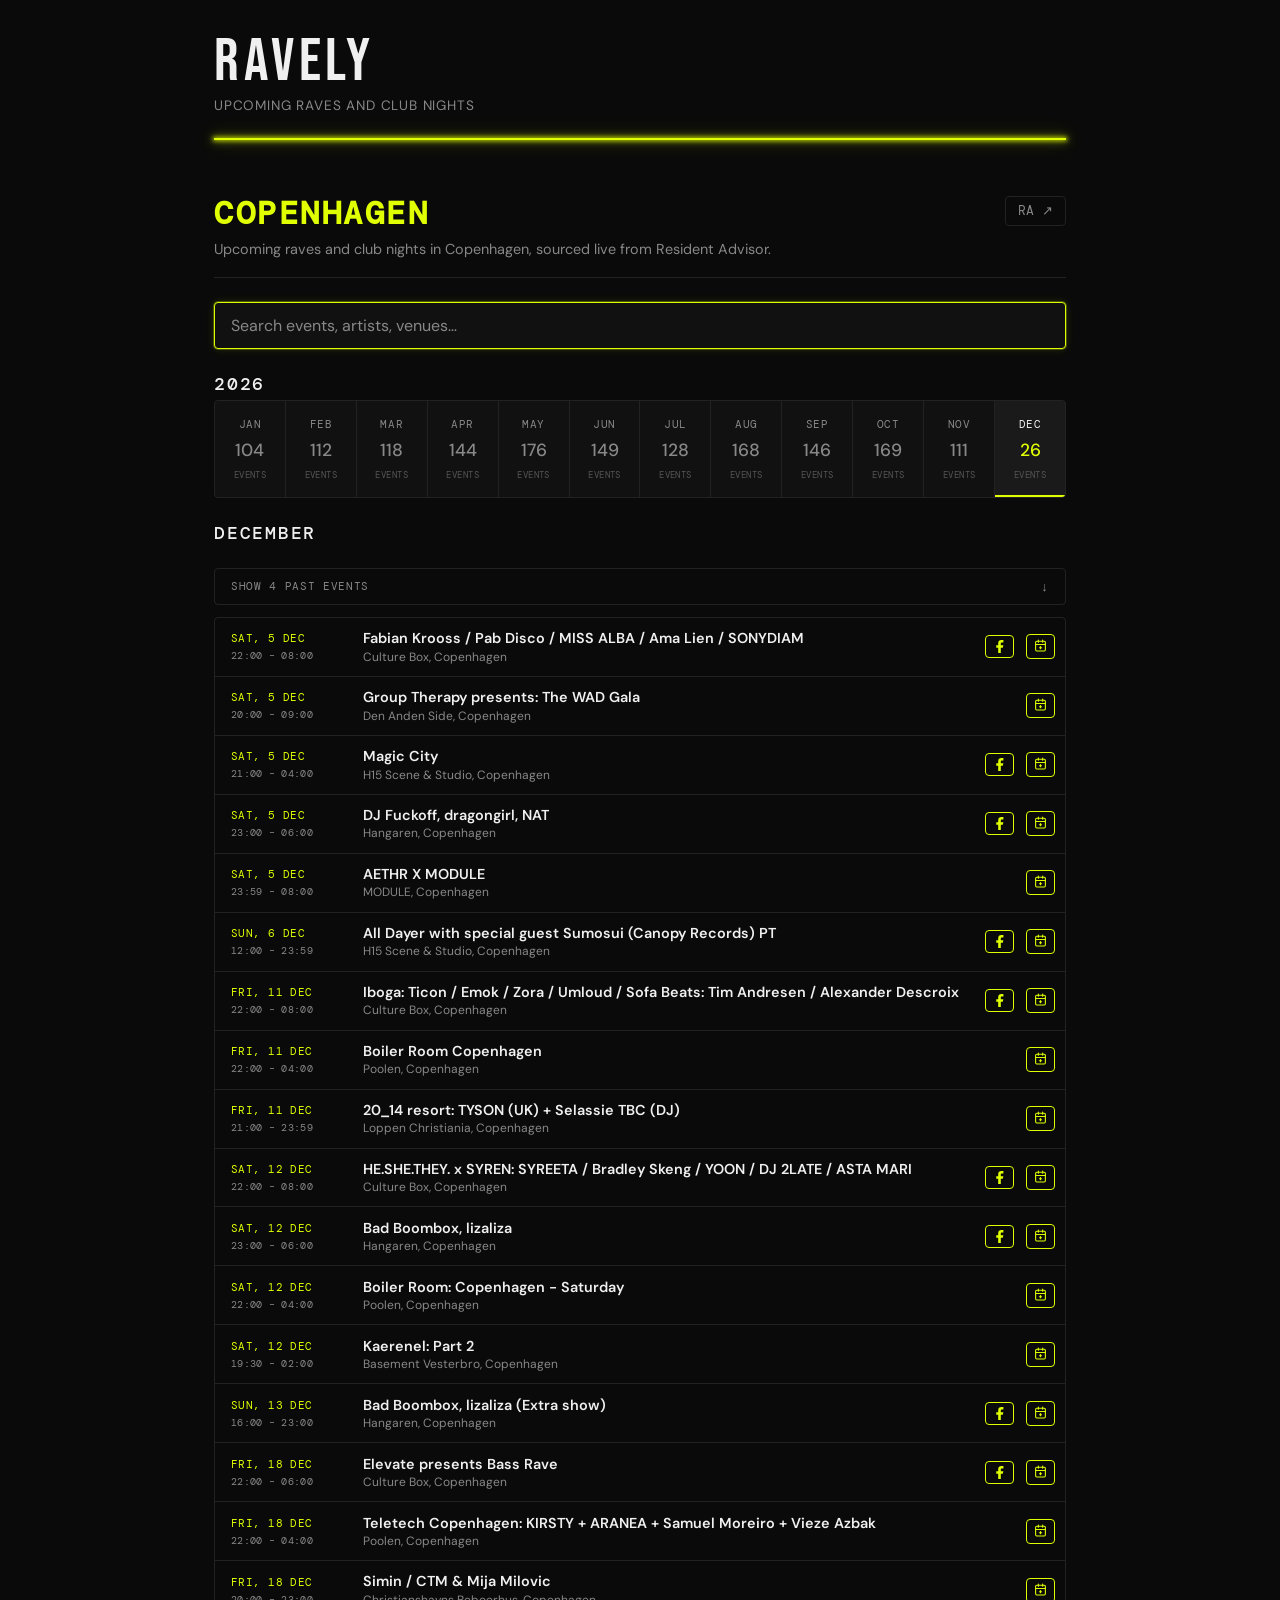
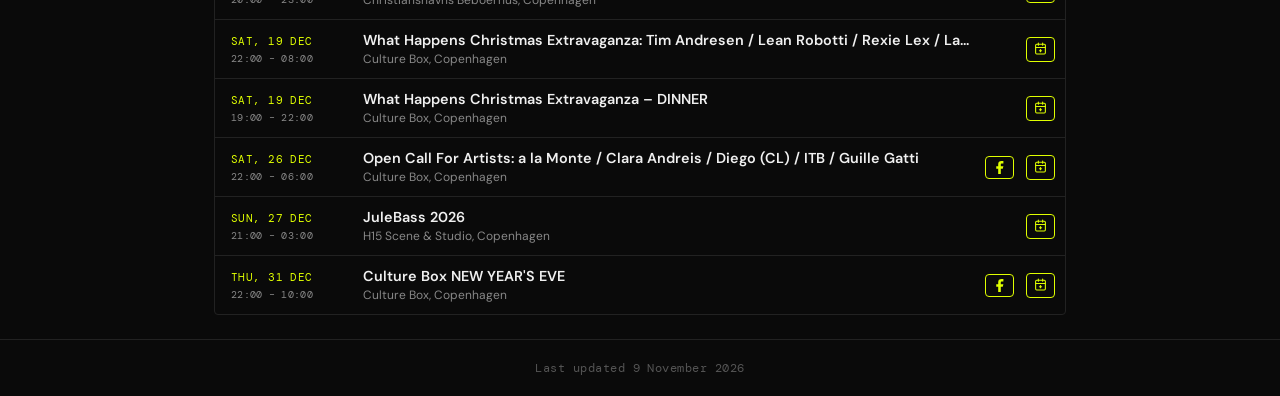
<file: index.html>
<!DOCTYPE html>
<html lang="en">
  <head>
    <meta charset="UTF-8" />
    <meta name="viewport" content="width=device-width, initial-scale=1.0" />
    <title>Ravely</title>
    <link rel="icon" type="image/svg+xml" href="favicon.svg" />
    <link rel="preconnect" href="https://fonts.googleapis.com" />
    <link rel="preconnect" href="https://fonts.gstatic.com" crossorigin />
    <link href="https://fonts.googleapis.com/css2?family=Bebas+Neue&family=DM+Sans:wght@300;400;500&family=DM+Mono:wght@300;400&display=swap" rel="stylesheet" />
    <link rel="stylesheet" href="styles.css" />
  </head>
  <body>
    <header class="site-header">
      <div class="header-inner">
        <span class="site-logo">Ravely</span>
        <p class="site-tagline">Upcoming raves and club nights</p>
      </div>
    </header>

    <main>
      <!-- Copenhagen raves — sourced from Resident Advisor -->
      <section class="promoter-section" id="copenhagen">
        <div class="promoter-header">
          <div class="promoter-meta">
            <h2 class="promoter-name">Copenhagen</h2>
            <p class="promoter-description">
              Upcoming raves and club nights in Copenhagen, sourced live from
              Resident Advisor.
            </p>
          </div>
          <a
            class="promoter-link"
            href="https://ra.co/events/dk"
            target="_blank"
            rel="noopener noreferrer"
            >RA ↗</a
          >
        </div>

        <!-- Search bar -->
        <div class="search-wrapper">
          <input
            type="search"
            id="event-search"
            class="search-input"
            placeholder="Search events, artists, venues…"
            autocomplete="off"
            spellcheck="false"
          />
        </div>

        <!-- Month overview calendar -->
        <div class="cal-wrapper" id="cal-wrapper">
          <span class="cal-year" id="cal-year"></span>
          <span class="cal-label">Events per month</span>
          <div class="month-calendar" id="month-calendar"></div>
        </div>

        <p class="active-month-label" id="month-heading"></p>

        <div class="events-wrapper" id="ra-events">
          <!-- Populated by events.js -->
        </div>

        <p class="no-events-msg hidden" id="ra-empty">
          No events found. Run: <code>python3 fetch-ra-events.py</code>
        </p>
      </section>
    </main>

    <footer class="site-footer">
      <p>Last updated <span id="last-updated"></span></p>
    </footer>

    <script src="events.js"></script>
  </body>
</html>
</file>
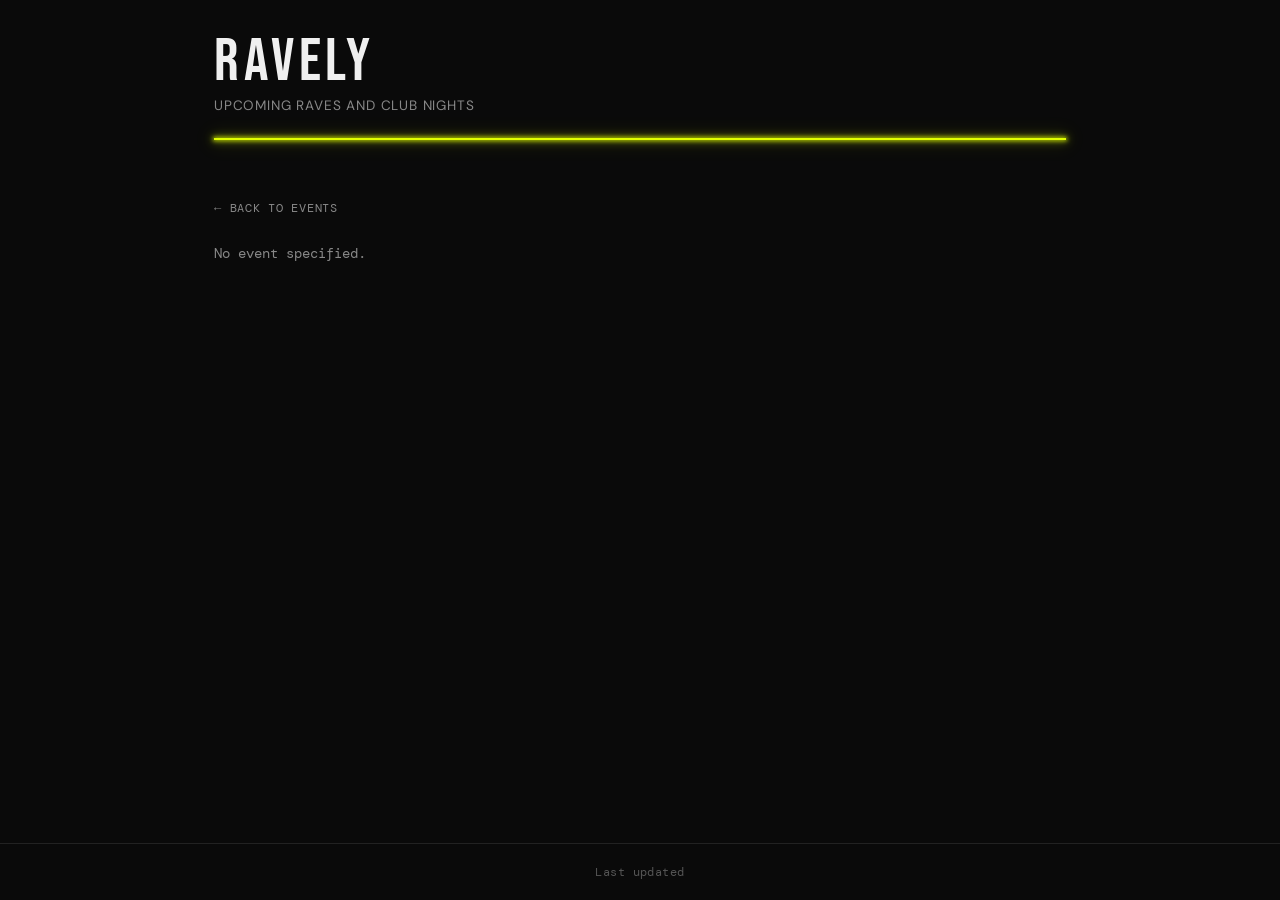
<file: event.html>
<!DOCTYPE html>
<html lang="en">
  <head>
    <meta charset="UTF-8" />
    <meta name="viewport" content="width=device-width, initial-scale=1.0" />
    <title>Event — Ravely</title>
    <link rel="icon" type="image/svg+xml" href="favicon.svg" />
    <link rel="preconnect" href="https://fonts.googleapis.com" />
    <link rel="preconnect" href="https://fonts.gstatic.com" crossorigin />
    <link href="https://fonts.googleapis.com/css2?family=Bebas+Neue&family=DM+Sans:wght@300;400;500&family=DM+Mono:wght@300;400&display=swap" rel="stylesheet" />
    <link rel="stylesheet" href="styles.css" />
  </head>
  <body>
    <header class="site-header">
      <div class="header-inner">
        <a href="index.html" class="site-logo">Ravely</a>
        <p class="site-tagline">Upcoming raves and club nights</p>
      </div>
    </header>

    <main class="event-detail-main" id="event-detail">
      <!-- Populated by event-detail.js -->
    </main>

    <footer class="site-footer">
      <p>Last updated <span id="last-updated"></span></p>
    </footer>

    <script src="event-detail.js"></script>
  </body>
</html>
</file>
<file: styles.css>
/* ── Reset & base ──────────────────────────────────────────── */
*,
*::before,
*::after {
  box-sizing: border-box;
  margin: 0;
  padding: 0;
}

:root {
  --bg: #0a0a0a;
  --surface: #111111;
  --surface-hover: #1a1a1a;
  --border: #222222;
  --accent: #e0ff00; /* classic rave yellow-green */
  --text-primary: #f0f0f0;
  --text-secondary: #888888;
  --text-muted: #555555;
  --radius: 4px;
  --font-mono: "DM Mono", "Courier New", monospace;
  --font-sans: "DM Sans", system-ui, -apple-system, sans-serif;
}

html {
  font-size: 16px;
  scroll-behavior: smooth;
}

body {
  background-color: var(--bg);
  color: var(--text-primary);
  font-family: var(--font-sans);
  min-height: 100vh;
  display: flex;
  flex-direction: column;
}

/* ── Header ───────────────────────────────────────────────── */
.site-header {
  border-bottom: none;
  padding: 2rem 0;
}

.header-inner {
  max-width: 900px;
  width: 100%;
  margin: 0 auto;
  padding: 0 1.5rem 0;
  display: flex;
  flex-direction: column;
  align-items: flex-start;
}

@keyframes glow-pulse {
  0%    { opacity: 1;    box-shadow: 0 0 4px 1px color-mix(in srgb, var(--accent) 80%, transparent), 0 0 10px 2px color-mix(in srgb, var(--accent) 30%, transparent), 0 0 20px 4px color-mix(in srgb, var(--accent) 10%, transparent); }
  4%    { opacity: 0.3; }
  4.5%  { opacity: 1; }
  5%    { opacity: 0.15; }
  5.5%  { opacity: 1; }
  10%   { opacity: 1;    box-shadow: 0 0 6px 1px color-mix(in srgb, var(--accent) 90%, transparent), 0 0 14px 3px color-mix(in srgb, var(--accent) 40%, transparent); }
  10.2% { opacity: 0.5; }
  10.4% { opacity: 1; }
  28%   { opacity: 1; }
  28.1% { opacity: 0.4; }
  28.3% { opacity: 1; }
  28.4% { opacity: 0.6; }
  28.6% { opacity: 1; }
  50%   { opacity: 1;    box-shadow: 0 0 5px 1px color-mix(in srgb, var(--accent) 85%, transparent), 0 0 12px 2px color-mix(in srgb, var(--accent) 35%, transparent), 0 0 22px 4px color-mix(in srgb, var(--accent) 12%, transparent); }
  72%   { opacity: 1; }
  72.1% { opacity: 0.2; }
  72.2% { opacity: 0.9; }
  72.4% { opacity: 0.3; }
  72.6% { opacity: 1; }
  88%   { opacity: 1; }
  88.2% { opacity: 0.5; }
  88.4% { opacity: 1; }
  88.5% { opacity: 0.7; }
  88.7% { opacity: 1; }
  100%  { opacity: 1;    box-shadow: 0 0 4px 1px color-mix(in srgb, var(--accent) 80%, transparent), 0 0 10px 2px color-mix(in srgb, var(--accent) 30%, transparent), 0 0 20px 4px color-mix(in srgb, var(--accent) 10%, transparent); }
}

.header-inner::after {
  content: "";
  display: block;
  width: 100%;
  height: 2px;
  margin-top: 1.5rem;
  background: var(--accent);
  box-shadow:
    0 0 4px 1px color-mix(in srgb, var(--accent) 80%, transparent),
    0 0 10px 2px color-mix(in srgb, var(--accent) 30%, transparent),
    0 0 20px 4px color-mix(in srgb, var(--accent) 10%, transparent);
  animation: glow-pulse 7s linear infinite;
}

.site-logo {
  font-family: "Bebas Neue", var(--font-sans);
  font-size: clamp(2.4rem, 6vw, 3.8rem);
  font-weight: 400;
  letter-spacing: 0.08em;
  text-transform: uppercase;
  color: var(--text-primary);
  line-height: 1;
}

.logo-accent {
  color: var(--accent);
}

.site-tagline {
  margin-top: 0.25rem;
  font-size: 0.85rem;
  color: var(--text-secondary);
  letter-spacing: 0.06em;
  text-transform: uppercase;
}

/* ── Main layout ──────────────────────────────────────────── */
main {
  flex: 1;
  max-width: 900px;
  width: 100%;
  margin: 0 auto;
  padding: 1.5rem 1.5rem;
  display: flex;
  flex-direction: column;
  gap: 4rem;
}

/* ── Search ───────────────────────────────────────────────── */
.search-wrapper {
  margin-bottom: 0;
}

.search-input {
  width: 100%;
  background: var(--surface);
  border: 1px solid var(--accent);
  border-radius: var(--radius);
  color: var(--text-primary);
  font-family: var(--font-sans);
  font-size: 1rem;
  padding: 0.75rem 1rem;
  outline: none;
  box-shadow: 0 0 0 1px color-mix(in srgb, var(--accent) 25%, transparent),
              0 0 8px 0   color-mix(in srgb, var(--accent) 15%, transparent);
  transition: box-shadow 0.15s, border-color 0.15s;
  -webkit-appearance: none;
}

.search-input::placeholder {
  color: var(--text-secondary);
}

.search-input:focus {
  border-color: var(--accent);
  box-shadow: 0 0 0 1px color-mix(in srgb, var(--accent) 60%, transparent),
              0 0 14px 0  color-mix(in srgb, var(--accent) 30%, transparent);
}

/* hide the browser's built-in ✕ clear button */
.search-input::-webkit-search-cancel-button { display: none; }

/* ── Month calendar ──────────────────────────────────────── */
.cal-wrapper {
  display: flex;
  flex-direction: column;
  gap: 0.35rem;
}

.cal-year {
  font-family: var(--font-mono);
  font-size: 1.1rem;
  font-weight: 500;
  letter-spacing: 0.1em;
  color: var(--text-primary);
}

.cal-label {
  display: none;
}
.month-calendar {
  display: grid;
  grid-template-columns: repeat(12, 1fr);
  gap: 1px;
  background-color: var(--border);
  border: 1px solid var(--border);
  border-radius: var(--radius);
  overflow: hidden;
}

.cal-month {
  background-color: var(--surface);
  border: none;
  padding: 1rem 0.25rem;
  display: flex;
  flex-direction: column;
  align-items: center;
  gap: 0.5rem;
  cursor: pointer;
  transition: background-color 0.12s;
}

.cal-month:hover {
  background-color: var(--surface-hover);
}

.cal-month.current {
  background-color: var(--surface-hover);
}

.cal-month.selected {
  box-shadow: inset 0 -2px 0 var(--accent);
}

.cal-month.selected .cal-month-name {
  color: var(--text-primary);
}

.cal-month-name {
  font-family: var(--font-mono);
  font-size: 0.7rem;
  text-transform: uppercase;
  letter-spacing: 0.05em;
  color: var(--text-secondary);
}

.cal-month.current .cal-month-name {
  color: var(--text-primary);
}

.cal-month-count {
  font-family: var(--font-sans);
  font-size: 1.1rem;
  font-weight: 500;
  color: var(--text-muted);
}

.cal-month.has-events .cal-month-count {
  color: var(--accent);
}

/* Past months — completed look */
.cal-month.past.has-events .cal-month-count {
  color: var(--text-secondary);
}

.cal-month-unit {
  font-family: var(--font-mono);
  font-size: 0.55rem;
  text-transform: uppercase;
  letter-spacing: 0.05em;
  color: var(--text-muted);
}

@media (max-width: 540px) {
  .month-calendar {
    grid-template-columns: repeat(6, 1fr);
  }
}

/* ── Promoter section ─────────────────────────────────────── */
.promoter-section {
  display: flex;
  flex-direction: column;
  gap: 1.5rem;
}

.promoter-header {
  display: flex;
  align-items: flex-start;
  justify-content: space-between;
  gap: 1rem;
  padding-bottom: 1rem;
  border-bottom: 1px solid var(--border);
}

.promoter-name {
  font-family: var(--font-mono);
  font-size: clamp(1.4rem, 3.5vw, 2rem);
  font-weight: 700;
  letter-spacing: 0.08em;
  text-transform: uppercase;
  color: var(--accent);
  line-height: 1.1;
}

.promoter-description {
  margin-top: 0.5rem;
  font-size: 0.9rem;
  color: var(--text-secondary);
  max-width: 100%;
  line-height: 1.5;
}

.promoter-link {
  font-family: var(--font-mono);
  font-size: 0.8rem;
  color: var(--text-secondary);
  text-decoration: none;
  border: 1px solid var(--border);
  padding: 0.35rem 0.75rem;
  border-radius: var(--radius);
  white-space: nowrap;
  flex-shrink: 0;
  transition: color 0.15s, border-color 0.15s;
}

.promoter-link:hover {
  color: var(--accent);
  border-color: var(--accent);
}

/* ── Events list ─────────────────────────────────────────── */
.events-wrapper {
  display: flex;
  flex-direction: column;
  gap: 0.75rem;
}

.events-list {
  display: flex;
  flex-direction: column;
  border: 1px solid var(--border);
  border-radius: var(--radius);
  overflow: hidden;
}

/* ── Past events toggle ──────────────────────────────────── */
.past-toggle {
  display: flex;
  align-items: center;
  justify-content: space-between;
  gap: 0.5rem;
  background: none;
  border: 1px solid var(--border);
  border-radius: var(--radius);
  padding: 0.55rem 1rem;
  cursor: pointer;
  color: var(--text-secondary);
  font-family: var(--font-mono);
  font-size: 0.7rem;
  letter-spacing: 0.06em;
  text-transform: uppercase;
  width: 100%;
  text-align: left;
  transition: color 0.15s, border-color 0.15s;
}

.past-toggle:hover {
  color: var(--text-primary);
  border-color: var(--text-secondary);
}

.past-toggle-icon {
  font-size: 0.8rem;
}

/* ── Event row ───────────────────────────────────────────── */
.event-row {
  display: grid;
  grid-template-columns: 7.5rem 1fr auto auto;
  align-items: center;
  gap: 0.75rem;
  padding: 0.7rem 0.6rem 0.7rem 1rem;
  border-bottom: 1px solid var(--border);
  text-decoration: none;
  color: inherit;
  transition: background-color 0.12s;
}

.event-row:last-child {
  border-bottom: none;
}

.event-row:hover {
  background-color: var(--surface-hover);
}

.event-row:hover .event-title {
  color: var(--accent);
}

/* Past events — visually de-emphasised */
.event-row:not(.upcoming) {
  opacity: 0.45;
}

.event-row:not(.upcoming):hover {
  opacity: 0.7;
}

.event-date {
  font-family: var(--font-mono);
  font-size: 0.68rem;
  color: var(--text-muted);
  letter-spacing: 0.04em;
  text-transform: uppercase;
  white-space: nowrap;
  display: flex;
  flex-direction: column;
  gap: 0.25rem;
}

.event-row.upcoming .event-date {
  color: var(--accent);
}

.event-time {
  font-family: var(--font-mono);
  font-size: 0.63rem;
  color: var(--text-secondary);
  letter-spacing: 0.03em;
  text-transform: none;
}

.event-info {
  display: flex;
  flex-direction: column;
  gap: 0.1rem;
  min-width: 0;
}

.event-title {
  font-size: 0.9rem;
  font-weight: 600;
  color: var(--text-primary);
  transition: color 0.12s;
  white-space: nowrap;
  overflow: hidden;
  text-overflow: ellipsis;
}

.event-venue {
  font-size: 0.75rem;
  color: var(--text-secondary);
  white-space: nowrap;
  overflow: hidden;
  text-overflow: ellipsis;
}

/* ── Add to calendar button ─────────────────────────────── */
.cal-add-btn {
  background: none;
  border: 1px solid var(--accent);
  border-radius: var(--radius);
  color: var(--accent);
  font-size: 0.75rem;
  line-height: 1;
  padding: 0.25rem 0.45rem;
  cursor: pointer;
  flex-shrink: 0;
  transition: background-color 0.15s, color 0.15s;
}

.cal-add-btn:hover {
  background-color: var(--accent);
  color: var(--bg);
}

.fb-link-btn {
  background: none;
  border: 1px solid var(--accent);
  border-radius: var(--radius);
  color: var(--accent);
  font-size: 0.75rem;
  line-height: 1;
  padding: 0.25rem 0.45rem;
  cursor: pointer;
  flex-shrink: 0;
  transition: background-color 0.15s, color 0.15s;
}

.fb-link-btn:hover {
  background-color: var(--accent);
  color: var(--bg);
}

.fb-link-btn svg {
  display: block;
}

.fb-placeholder,
.cal-placeholder {
  display: block;
  width: 1.75rem;
  height: 1.75rem;
  flex-shrink: 0;
}

/* ── Active month label ──────────────────────────────────── */
.active-month-label {
  font-family: var(--font-mono);
  font-size: 1.1rem;
  font-weight: 500;
  text-transform: uppercase;
  letter-spacing: 0.1em;
  color: var(--text-primary);
}

.tag {
  font-family: var(--font-mono);
  font-size: 0.65rem;
  letter-spacing: 0.05em;
  text-transform: uppercase;
  border: 1px solid var(--border);
  border-radius: 2px;
  padding: 0.15rem 0.45rem;
  color: var(--text-muted);
}

.tag.sold-out {
  border-color: #ff4444;
  color: #ff4444;
}

.tag.tickets {
  border-color: var(--accent);
  color: var(--accent);
}

/* ── Empty state ──────────────────────────────────────────── */
.no-events-msg {
  font-size: 0.85rem;
  color: var(--text-muted);
  font-style: italic;
  padding: 1rem 0;
}

.hidden {
  display: none;
}

/* ── Footer ───────────────────────────────────────────────── */
.site-footer {
  border-top: 1px solid var(--border);
  padding: 1.25rem 1.5rem;
  text-align: center;
  font-size: 0.75rem;
  color: var(--text-muted);
  font-family: var(--font-mono);
  letter-spacing: 0.04em;
}

/* ── Responsive ───────────────────────────────────────────── */
@media (max-width: 480px) {
  .promoter-header {
    display: grid;
    grid-template-areas:
      "name link"
      "desc desc";
    grid-template-columns: 1fr auto;
    align-items: center;
  }

  .promoter-name {
    grid-area: name;
  }

  .promoter-description {
    grid-area: desc;
  }

  .promoter-link {
    grid-area: link;
    align-self: center;
  }

  .event-row {
    grid-template-columns: 1fr auto auto;
    grid-template-rows: auto auto;
    grid-template-areas:
      "date fb cal"
      "info info info";
    align-items: start;
    gap: 0.35rem 0.5rem;
  }

  .event-row .event-date {
    grid-area: date;
  }

  .event-row .event-info {
    grid-area: info;
  }

  .event-row .fb-link-btn,
  .event-row .fb-placeholder {
    grid-area: fb;
  }

  .event-row .cal-add-btn,
  .event-row .cal-placeholder,
  .event-row .tag {
    grid-area: cal;
  }
}

/* ══════════════════════════════════════════════════════════
   Event detail page
   ══════════════════════════════════════════════════════════ */

.site-logo[href] {
  text-decoration: none;
  color: inherit;
}

.event-detail-main {
  flex: 1;
  max-width: 900px;
  width: 100%;
  margin: 0 auto;
  padding: 1.5rem;
  display: flex;
  flex-direction: column;
  gap: 1.5rem;
}

.detail-back {
  margin-bottom: 0.25rem;
}

.back-link {
  font-family: var(--font-mono);
  font-size: 0.75rem;
  letter-spacing: 0.06em;
  text-transform: uppercase;
  color: var(--text-secondary);
  text-decoration: none;
  transition: color 0.15s;
}

.back-link:hover {
  color: var(--accent);
}

/* ── Card ─────────────────────────────────────────────────── */
.detail-card {
  background: var(--surface);
  border: 1px solid var(--border);
  border-radius: var(--radius);
  overflow: hidden;
  display: flex;
  flex-direction: column;
}

.detail-flyer {
  background: #000;
  overflow: hidden;
}

.detail-flyer img {
  width: 100%;
  height: auto;
  max-height: 480px;
  display: block;
  object-fit: cover;
  object-position: center top;
}

.detail-body {
  padding: 2rem;
  display: flex;
  flex-direction: column;
  gap: 1.5rem;
}

/* ── Meta row (date + sold-out badge) ─────────────────────── */
.detail-meta-row {
  display: flex;
  align-items: flex-start;
  justify-content: space-between;
  gap: 1rem;
}

.detail-date-block {
  display: flex;
  flex-direction: column;
  gap: 0.2rem;
}

.detail-date {
  font-family: var(--font-mono);
  font-size: 0.82rem;
  text-transform: uppercase;
  letter-spacing: 0.08em;
  color: var(--accent);
}

.detail-time {
  font-family: var(--font-mono);
  font-size: 0.82rem;
  letter-spacing: 0.06em;
  color: var(--text-secondary);
}

.detail-soldout {
  margin-top: 0.1rem;
}

/* ── Title & venue ────────────────────────────────────────── */
.detail-title {
  font-family: var(--font-sans);
  font-size: clamp(1.4rem, 3vw, 2rem);
  font-weight: 500;
  line-height: 1.15;
  color: var(--text-primary);
  margin: 0;
}

.detail-venue {
  display: flex;
  align-items: center;
  gap: 0.4rem;
  font-size: 0.88rem;
  color: var(--text-secondary);
}

.detail-venue svg {
  flex-shrink: 0;
  opacity: 0.6;
}

.detail-venue-link {
  color: inherit;
  text-decoration: none;
  border-bottom: 1px solid transparent;
  transition: color 0.15s, border-color 0.15s;
}

.detail-venue-link:hover {
  color: var(--accent);
  border-bottom-color: var(--accent);
}

/* ── Share button & dropdown ──────────────────────────────── */
.share-wrap {
  position: relative;
}

.detail-action-btn.share {
  border-color: var(--border);
  color: var(--text-secondary);
}

.detail-action-btn.share:hover {
  border-color: var(--text-muted);
  color: var(--text-primary);
  background-color: var(--surface-hover);
}

.share-dropdown {
  position: absolute;
  top: calc(100% + 0.4rem);
  right: 0;
  background: var(--surface);
  border: 1px solid var(--border);
  border-radius: var(--radius);
  min-width: 140px;
  z-index: 10;
  overflow: hidden;
}

.share-item {
  display: block;
  width: 100%;
  padding: 0.6rem 1rem;
  font-family: var(--font-mono);
  font-size: 0.72rem;
  letter-spacing: 0.05em;
  text-transform: uppercase;
  text-align: left;
  text-decoration: none;
  color: var(--text-secondary);
  background: none;
  border: none;
  cursor: pointer;
  transition: background-color 0.12s, color 0.12s;
}

.share-item:hover {
  background-color: var(--surface-hover);
  color: var(--text-primary);
}

.share-item + .share-item {
  border-top: 1px solid var(--border);
}

/* ── Sections (lineup, links) ─────────────────────────────── */
.detail-section {
  display: flex;
  flex-direction: column;
  gap: 0.6rem;
}

.detail-section-label {
  font-family: var(--font-mono);
  font-size: 0.68rem;
  text-transform: uppercase;
  letter-spacing: 0.1em;
  color: var(--text-muted);
}

.detail-lineup {
  list-style: none;
  display: flex;
  flex-direction: column;
  gap: 0.3rem;
}

.detail-lineup li {
  font-size: 0.95rem;
  color: var(--text-primary);
  padding-left: 0.8rem;
  position: relative;
}

.detail-lineup li::before {
  content: "–";
  position: absolute;
  left: 0;
  color: var(--text-muted);
}

.detail-links {
  list-style: none;
  display: flex;
  flex-direction: column;
  gap: 0.3rem;
}

.detail-links a {
  font-size: 0.88rem;
  color: var(--text-secondary);
  text-decoration: none;
  transition: color 0.15s;
}

.detail-links a:hover {
  color: var(--accent);
}

.detail-description {
  display: flex;
  flex-direction: column;
  gap: 0.6rem;
}

.detail-description p {
  font-size: 0.9rem;
  line-height: 1.65;
  color: var(--text-secondary);
}

/* ── Action buttons ───────────────────────────────────────── */
.detail-actions {
  display: flex;
  flex-wrap: wrap;
  gap: 0.6rem;
  margin-top: auto;
  padding-top: 0.5rem;
}

.detail-action-btn {
  display: inline-flex;
  align-items: center;
  gap: 0.45rem;
  font-family: var(--font-mono);
  font-size: 0.72rem;
  letter-spacing: 0.07em;
  text-transform: uppercase;
  text-decoration: none;
  border-radius: var(--radius);
  padding: 0.5rem 0.9rem;
  cursor: pointer;
  transition: background-color 0.15s, color 0.15s, border-color 0.15s;
  border: 1px solid var(--accent);
  background: none;
  color: var(--accent);
}

.detail-action-btn:hover {
  background-color: var(--accent);
  color: var(--bg);
}

.detail-action-btn.ra {
  border-color: var(--border);
  color: var(--text-secondary);
}

.detail-action-btn.ra:hover {
  background-color: var(--surface-hover);
  color: var(--text-primary);
  border-color: var(--text-muted);
}

/* ── Error state ──────────────────────────────────────────── */
.detail-error {
  color: var(--text-secondary);
  font-family: var(--font-mono);
  font-size: 0.85rem;
}

/* ── Prev / next navigation ───────────────────────────────── */
.detail-nav {
  display: grid;
  grid-template-columns: 1fr 1fr;
  gap: 0.6rem;
  margin-top: 0.25rem;
}

.detail-nav-btn {
  display: block;
  background: var(--surface);
  border: 1px solid var(--border);
  border-radius: var(--radius);
  padding: 0.75rem 1rem;
  font-family: var(--font-mono);
  font-size: 0.72rem;
  letter-spacing: 0.05em;
  color: var(--text-secondary);
  text-decoration: none;
  white-space: nowrap;
  overflow: hidden;
  text-overflow: ellipsis;
  transition: border-color 0.15s, color 0.15s, background-color 0.15s;
}

.detail-nav-btn:hover {
  border-color: var(--accent);
  color: var(--text-primary);
  background-color: var(--surface-hover);
}

.detail-nav-btn:first-child {
  text-align: left;
}

.detail-nav-btn:last-child {
  text-align: right;
}

/* ── Responsive ───────────────────────────────────────────── */
@media (max-width: 680px) {
  .detail-flyer img {
    max-height: 75vw;
  }

  .detail-body {
    padding: 1.25rem;
  }
}
</file>
